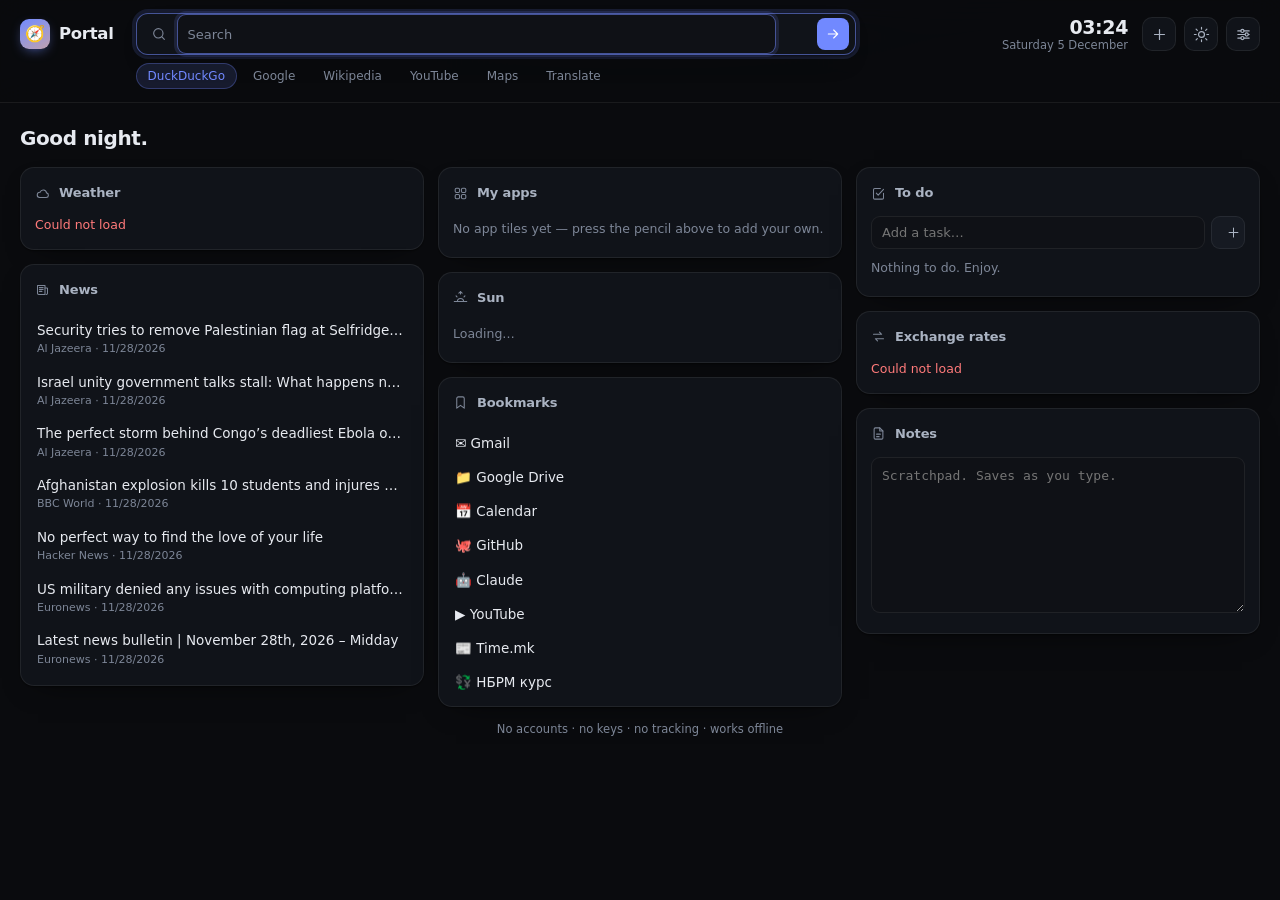
<file: index.html>
<!DOCTYPE html>
<html lang="en" data-theme="dark">
<head>
<meta charset="utf-8">
<meta name="viewport" content="width=device-width, initial-scale=1">
<title>Portal</title>
<meta name="description" content="A personal start page. No accounts, no keys, no cost.">
<link rel="stylesheet" href="styles.css">
<link rel="icon" href="data:image/svg+xml,<svg xmlns='http://www.w3.org/2000/svg' viewBox='0 0 100 100'><text y='.9em' font-size='90'>🧭</text></svg>">
</head>
<body>

<header class="topbar">
  <div class="brand">
    <span class="brand-mark">🧭</span>
    <span class="brand-name">Portal</span>
  </div>

  <form class="searchbox" id="searchForm" autocomplete="off">
    <div class="searchrow">
      <span class="s-ico" id="searchIcon"></span>
      <input type="text" id="q" placeholder="Search" aria-label="Search">
      <kbd class="kbd">/</kbd>
      <button type="submit" id="goBtn" aria-label="Search"></button>
    </div>
    <div class="engines" id="engines"></div>
  </form>

  <div class="topright">
    <div class="clock">
      <div class="clock-time" id="clockTime">--:--</div>
      <div class="clock-date" id="clockDate">&nbsp;</div>
    </div>
    <button class="icon-btn" id="addBtn" title="Add a card">+</button>
    <button class="icon-btn" id="themeBtn" title="Theme">◐</button>
    <button class="icon-btn" id="settingsBtn" title="Settings">⚙</button>
  </div>
</header>

<div class="greeting" id="greeting"></div>

<main class="grid" id="grid"></main>

<footer class="foot">
  <span id="footNote"></span>
</footer>

<!-- ── Settings ─────────────────────────────────────────── -->
<dialog id="settingsDlg" class="dlg">
  <form method="dialog" class="dlg-body">
    <h2 data-i18n="settings">Settings</h2>

    <section>
      <h3 data-i18n="appearance">Appearance</h3>
      <label class="row"><span data-i18n="theme">Theme</span>
        <select id="setTheme">
          <option value="dark">Dark</option>
          <option value="light">Light</option>
          <option value="auto">Auto</option>
        </select>
      </label>
      <label class="row"><span data-i18n="language">Language</span>
        <select id="setLang">
          <option value="en">English</option>
          <option value="mk">Македонски</option>
        </select>
      </label>
      <label class="row"><span data-i18n="density">Density</span>
        <select id="setDensity">
          <option value="compact">Compact</option>
          <option value="cozy">Cozy</option>
        </select>
      </label>
    </section>

    <section>
      <h3 data-i18n="location">Location</h3>
      <div class="row">
        <input type="text" id="citySearch" placeholder="City name…">
        <button type="button" class="btn" id="citySearchBtn" data-i18n="find">Find</button>
        <button type="button" class="btn" id="geoBtn" title="Use my location"></button>
      </div>
      <div id="cityResults" class="city-results"></div>
      <div class="hint" id="currentLoc"></div>
    </section>

    <section>
      <h3 data-i18n="currency">Currency</h3>
      <label class="row"><span data-i18n="base">Base</span>
        <input type="text" id="setBase" maxlength="3" style="width:5rem">
      </label>
      <label class="row"><span data-i18n="show">Show</span>
        <input type="text" id="setSymbols" placeholder="USD,GBP,CHF">
      </label>
      <p class="hint" data-i18n="ratesHint"></p>
    </section>

    <section>
      <h3 data-i18n="mail">Mail</h3>
      <label class="row"><span data-i18n="mailIdLabel">Google client ID</span>
        <input type="text" id="setGmailId" placeholder="…apps.googleusercontent.com" spellcheck="false">
      </label>
      <label class="row"><span data-i18n="mailPollLabel">Check every (min)</span>
        <input type="number" id="setMailPoll" min="1" max="60" style="width:6rem">
      </label>
      <label class="row"><span data-i18n="mailNotifyLabel">Desktop notification</span>
        <input type="checkbox" id="setMailNotify">
      </label>
      <div class="row wrap">
        <span class="hint" id="mailState"></span>
        <button type="button" class="btn danger" id="mailOff" hidden data-i18n="mailDisconnect">Disconnect</button>
      </div>
      <p class="hint" data-i18n="mailIdHint"></p>
    </section>

    <section>
      <h3 data-i18n="widgets">Widgets</h3>
      <div id="widgetToggles" class="toggles"></div>
      <p class="hint" data-i18n="dragHint"></p>
    </section>

    <section>
      <h3 data-i18n="feeds">News feeds</h3>
      <p class="hint" data-i18n="feedsHint"></p>
    </section>

    <section>
      <h3 data-i18n="data">Your data</h3>
      <div class="row wrap">
        <button type="button" class="btn" id="exportBtn" data-i18n="export">Export</button>
        <button type="button" class="btn" id="importBtn" data-i18n="import">Import</button>
        <button type="button" class="btn danger" id="resetBtn" data-i18n="reset">Reset</button>
        <input type="file" id="importFile" accept="application/json" hidden>
      </div>
      <p class="hint" data-i18n="dataHint"></p>
    </section>

    <div class="dlg-actions">
      <button value="save" class="btn primary" data-i18n="save">Save</button>
    </div>
  </form>
</dialog>

<!-- ── Link list editor (bookmarks / apps) ──────────────── -->
<dialog id="listDlg" class="dlg">
  <form method="dialog" class="dlg-body">
    <h2 id="listDlgTitle">Edit</h2>
    <p class="hint" data-i18n="listHint"></p>
    <textarea id="listText" rows="14" spellcheck="false"></textarea>
    <div class="dlg-actions">
      <button value="cancel" class="btn" data-i18n="cancel">Cancel</button>
      <button value="save" class="btn primary" data-i18n="save">Save</button>
    </div>
  </form>
</dialog>

<!-- ── Add a card ───────────────────────────────────────── -->
<dialog id="addDlg" class="dlg">
  <form method="dialog" class="dlg-body">
    <h2 data-i18n="addCard">Add a card</h2>

    <section>
      <h3 data-i18n="chooseType">What kind of card?</h3>
      <div id="typeGrid" class="type-grid"></div>
    </section>

    <section>
      <h3 data-i18n="restore">Bring back a hidden card</h3>
      <div id="hiddenList" class="row wrap"></div>
    </section>

    <div class="dlg-actions">
      <button value="close" class="btn" data-i18n="cancel">Cancel</button>
    </div>
  </form>
</dialog>

<!-- ── Edit a card you made ─────────────────────────────── -->
<dialog id="cardDlg" class="dlg">
  <form method="dialog" class="dlg-body">
    <h2 id="cardDlgTitle">Card</h2>
    <div id="cardFields"></div>
    <div class="dlg-actions">
      <button value="delete" class="btn danger" data-i18n="delete">Delete</button>
      <span style="flex:1"></span>
      <button value="cancel" class="btn" data-i18n="cancel">Cancel</button>
      <button value="save" class="btn primary" data-i18n="save">Save</button>
    </div>
  </form>
</dialog>

<datalist id="tzList"></datalist>

<script src="app.js"></script>
</body>
</html>
</file>
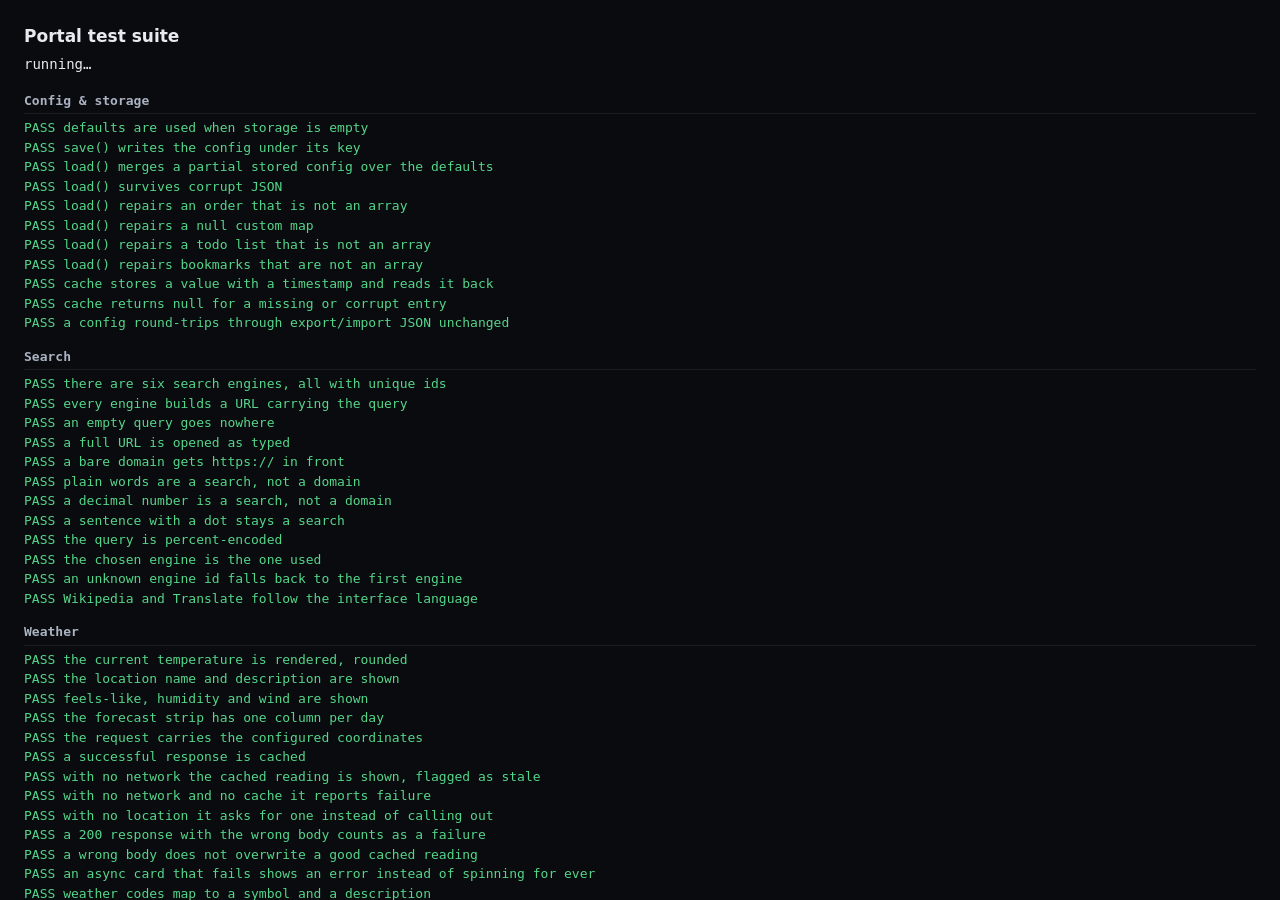
<file: tests.html>
<!DOCTYPE html>
<html lang="en" data-theme="dark">
<head>
<meta charset="utf-8">
<meta name="viewport" content="width=device-width, initial-scale=1">
<title>Portal — tests</title>
<link rel="stylesheet" href="styles.css">
<style>
  #report { position: fixed; inset: 0; overflow: auto; z-index: 999;
            background: var(--bg); padding: 24px; font: 13px/1.5 ui-monospace, Consolas, monospace; }
  #report h1 { font-size: 17px; margin: 0 0 4px; font-family: system-ui; }
  #sum { margin-bottom: 16px; font-size: 14px; }
  .g { margin: 14px 0 4px; color: var(--txt-2); font-weight: 700; border-bottom: 1px solid var(--line); padding-bottom: 3px; }
  .p { color: var(--ok); }
  .f { color: var(--danger); }
  .f .why { color: var(--txt-dim); padding-left: 22px; display: block; }
  #stage { opacity: 0; pointer-events: none; position: absolute; width: 1200px; }
</style>
</head>
<body>
<div id="report"><h1>Portal test suite</h1><div id="sum">running…</div><div id="out"></div></div>
<div id="stage"></div>

<script>
/* Boot the real page inside #stage, then load the real app.js against it,
   then run tests.js. Nothing is mocked except the network. */
(async () => {
  const html = await (await fetch('index.html', { cache: 'no-store' })).text();
  const body = html.slice(html.indexOf('<body>') + 6, html.lastIndexOf('</body>'))
                   .replace(/<script[\s\S]*?<\/script>/g, '');
  document.getElementById('stage').innerHTML = body;

  // stub the network before app.js boots so no test hits the internet
  window.__net = { calls: [], handler: null };
  window.fetch = (url, opts) => {
    window.__net.calls.push(String(url));
    if (window.__net.handler) return window.__net.handler(String(url), opts);
    return Promise.reject(new Error('offline (test stub)'));
  };

  const load = src => new Promise((res, rej) => {
    const s = document.createElement('script');
    s.src = src; s.onload = res; s.onerror = rej;
    document.body.append(s);
  });

  localStorage.removeItem('portal.config.v2');
  await load('app.js');
  await load('tests.js');
})();
</script>
</body>
</html>
</file>
<file: styles.css>
/* Portal — personal start page.
   No frameworks, no CDN, no network fonts. Works from file://           */

:root {
  /* dark is the default */
  --bg:         #0a0b0e;
  --bg-soft:    #0f1116;
  --card:       #101319;
  --card-2:     #161a22;
  --line:       rgba(255,255,255,.07);
  --line-2:     rgba(255,255,255,.15);
  --txt:        #e7eaf0;
  --txt-2:      #aab3c2;
  --txt-dim:    #7d8697;
  --accent:     #7189ff;
  --accent-2:   #ffb26b;
  --accent-ink: #ffffff;
  --accent-soft: rgba(113,137,255,.14);
  --danger:     #ff7a7a;
  --ok:         #55d68b;
  --shadow:     0 1px 2px rgba(0,0,0,.5), 0 10px 30px -18px rgba(0,0,0,.9);
  --shadow-h:   0 1px 2px rgba(0,0,0,.5), 0 16px 40px -20px rgba(0,0,0,1);
  --glow:       .55;

  --radius:     14px;
  --radius-sm:  9px;
  --gap:        14px;
  --fs:         14px;
  --pad:        640px;   /* content max-width helper, overwritten below */
}

[data-theme="light"] {
  --bg:         #f4f5f8;
  --bg-soft:    #eceef3;
  --card:       #ffffff;
  --card-2:     #f5f6f9;
  --line:       rgba(16,24,40,.09);
  --line-2:     rgba(16,24,40,.18);
  --txt:        #101828;
  --txt-2:      #475467;
  --txt-dim:    #737f92;
  --accent:     #3d5afe;
  --accent-2:   #b45309;
  --accent-ink: #ffffff;
  --accent-soft: rgba(61,90,254,.10);
  --danger:     #d92d20;
  --ok:         #17803d;
  --shadow:     0 1px 2px rgba(16,24,40,.05), 0 10px 28px -18px rgba(16,24,40,.35);
  --shadow-h:   0 1px 2px rgba(16,24,40,.06), 0 18px 40px -20px rgba(16,24,40,.45);
  --glow:       .30;
}

* { box-sizing: border-box; }

html { -webkit-text-size-adjust: 100%; }

body {
  margin: 0;
  min-height: 100vh;
  background: var(--bg);
  color: var(--txt);
  font: var(--fs)/1.5 "Segoe UI Variable Text", "Segoe UI", ui-sans-serif,
        system-ui, Roboto, "Helvetica Neue", sans-serif;
  font-feature-settings: "cv05", "ss01";
  -webkit-font-smoothing: antialiased;
  text-rendering: optimizeLegibility;
}

/* one soft light source behind the header — the only decoration on the page */
body::before {
  content: "";
  position: fixed;
  inset: -20vh 0 auto 0;
  height: 70vh;
  background:
    radial-gradient(60% 60% at 50% 0%, var(--accent) 0%, transparent 70%);
  opacity: calc(var(--glow) * .18);
  filter: blur(30px);
  pointer-events: none;
  z-index: 0;
}

body[data-density="cozy"] { --gap: 18px; --fs: 15px; }

/* every full-width strip shares one centred measure */
.topbar, .greeting, .grid, .foot {
  padding-inline: max(20px, calc((100% - 1560px) / 2));
}

a { color: var(--accent); text-decoration: none; }
a:hover { text-decoration: underline; text-underline-offset: 2px; }

svg.ic { display: block; flex: none; }

::selection { background: var(--accent-soft); }

:focus-visible { outline: 2px solid var(--accent); outline-offset: 2px; border-radius: 4px; }

* { scrollbar-width: thin; scrollbar-color: var(--line-2) transparent; }
::-webkit-scrollbar { width: 10px; height: 10px; }
::-webkit-scrollbar-thumb { background: var(--line-2); border-radius: 99px; border: 3px solid transparent; background-clip: content-box; }
::-webkit-scrollbar-thumb:hover { background: var(--txt-dim); background-clip: content-box; }

/* ── Top bar ──────────────────────────────────────────── */

.topbar {
  position: sticky;
  top: 0;
  z-index: 30;
  display: flex;
  align-items: flex-start;
  gap: 22px;
  padding-block: 13px;
  background: color-mix(in srgb, var(--bg) 78%, transparent);
  backdrop-filter: blur(16px) saturate(1.4);
  -webkit-backdrop-filter: blur(16px) saturate(1.4);
  border-bottom: 1px solid var(--line);
  flex-wrap: wrap;
}

.brand {
  display: flex;
  align-items: center;
  gap: 9px;
  padding-top: 6px;
  font-weight: 650;
  letter-spacing: -.02em;
}
.brand-mark {
  display: grid;
  place-items: center;
  width: 30px; height: 30px;
  border-radius: 9px;
  background: linear-gradient(150deg, var(--accent), color-mix(in srgb, var(--accent) 45%, var(--accent-2)));
  font-size: 16px;
  box-shadow: 0 4px 14px -6px var(--accent);
}
.brand-name { font-size: 16.5px; }

/* search ------------------------------------------------ */

.searchbox { flex: 1 1 340px; min-width: 260px; max-width: 720px; }

.searchrow {
  display: flex;
  align-items: center;
  gap: 10px;
  height: 42px;
  padding: 0 6px 0 14px;
  border: 1px solid var(--line);
  border-radius: 12px;
  background: var(--card);
  box-shadow: var(--shadow);
  transition: border-color .15s, box-shadow .15s;
}
.searchbox:focus-within .searchrow {
  border-color: color-mix(in srgb, var(--accent) 55%, transparent);
  box-shadow: var(--shadow), 0 0 0 4px var(--accent-soft);
}
.s-ico { display: grid; place-items: center; color: var(--txt-dim); }
.searchrow input {
  flex: 1;
  min-width: 0;
  height: 100%;
  border: 0;
  background: none;
  color: var(--txt);
  font-size: 14.5px;
  font-family: inherit;
}
.searchrow input::placeholder { color: var(--txt-dim); }
.searchrow input:focus { outline: none; }

.kbd {
  font: 600 11px/1 ui-monospace, Consolas, monospace;
  color: var(--txt-dim);
  border: 1px solid var(--line);
  border-bottom-width: 2px;
  border-radius: 5px;
  padding: 4px 6px;
}
.searchbox:focus-within .kbd { opacity: 0; }

.searchrow button {
  display: grid;
  place-items: center;
  width: 32px; height: 32px;
  border: 0;
  border-radius: 8px;
  background: var(--accent);
  color: var(--accent-ink);
  cursor: pointer;
  transition: filter .15s;
}
.searchrow button:hover { filter: brightness(1.12); }

/* engine pills unfold when the search bar is live */
.engines {
  display: flex;
  gap: 4px;
  flex-wrap: wrap;
  overflow: hidden;
  max-height: 0;
  opacity: 0;
  transition: max-height .22s ease, opacity .18s ease, margin .22s ease;
}
.searchbox:focus-within .engines { max-height: 60px; opacity: 1; margin-top: 8px; }
.engines button {
  border: 1px solid transparent;
  border-radius: 99px;
  background: none;
  color: var(--txt-dim);
  font: inherit;
  font-size: 12px;
  padding: 3px 11px;
  cursor: pointer;
  transition: color .12s, background .12s, border-color .12s;
}
.engines button:hover { color: var(--txt); background: var(--card-2); }
.engines button.on {
  color: var(--accent);
  background: var(--accent-soft);
  border-color: color-mix(in srgb, var(--accent) 30%, transparent);
}

/* right cluster ----------------------------------------- */

.topright { display: flex; align-items: center; gap: 8px; margin-left: auto; padding-top: 3px; }

.clock { text-align: right; line-height: 1.2; margin-right: 6px; }
.clock-time {
  font-size: 19px; font-weight: 650;
  font-variant-numeric: tabular-nums;
  letter-spacing: -.02em;
}
.clock-date { font-size: 11.5px; color: var(--txt-dim); }

.icon-btn {
  display: grid;
  place-items: center;
  width: 34px; height: 34px;
  border: 1px solid var(--line);
  border-radius: 10px;
  background: var(--card);
  color: var(--txt-2);
  cursor: pointer;
  transition: color .14s, border-color .14s, background .14s;
}
.icon-btn:hover { color: var(--accent); border-color: var(--line-2); background: var(--card-2); }

/* narrow: brand and controls share the top line, search gets its own */
@media (max-width: 700px) {
  .topbar { gap: 10px; align-items: center; }
  .brand { order: 1; padding-top: 0; }
  .topright { order: 2; padding-top: 0; }
  .searchbox { order: 3; flex: 1 0 100%; max-width: none; }
  .kbd { display: none; }
}

.greeting {
  position: relative; z-index: 1;
  padding-top: 20px;
  font-size: 20px;
  font-weight: 600;
  letter-spacing: -.02em;
  color: var(--txt);
}

/* ── Grid ─────────────────────────────────────────────── */

.grid {
  position: relative;
  z-index: 1;
  columns: 3;
  column-gap: var(--gap);
  padding-top: var(--gap);
  padding-bottom: 8px;
}
@media (max-width: 1080px) { .grid { columns: 2; } }
@media (max-width: 700px)  { .grid { columns: 1; } }

.card {
  background: var(--card);
  border: 1px solid var(--line);
  border-radius: var(--radius);
  box-shadow: var(--shadow);
  overflow: hidden;
  margin: 0 0 var(--gap);
  break-inside: avoid;
  -webkit-column-break-inside: avoid;
  transition: border-color .16s, box-shadow .16s;
}
.card:hover { border-color: var(--line-2); box-shadow: var(--shadow-h); }
.card.dragover { border-color: var(--accent); box-shadow: 0 0 0 3px var(--accent-soft); }
.card.dragging { opacity: .4; }

.card-head {
  display: flex;
  align-items: center;
  gap: 9px;
  padding: 12px 12px 10px 14px;
  cursor: grab;
  user-select: none;
}
.card-head:active { cursor: grabbing; }
.card-icon { color: var(--txt-dim); }
.card-head h2 {
  flex: 1;
  margin: 0;
  font-size: 13px;
  font-weight: 600;
  letter-spacing: -.01em;
  color: var(--txt-2);
}
.card-head .tool {
  display: grid;
  place-items: center;
  width: 26px; height: 26px;
  border: 0;
  border-radius: 7px;
  background: none;
  color: var(--txt-dim);
  cursor: pointer;
  opacity: 0;
  transition: opacity .14s, color .14s, background .14s;
}
.card:hover .card-head .tool,
.card-head .tool:focus-visible { opacity: 1; }
/* no hover on a touch screen — the controls must stay reachable */
@media (hover: none) { .card-head .tool { opacity: .6; } }
.card-head .tool:hover { color: var(--txt); background: var(--card-2); }
.card-head .tool.close:hover { color: var(--danger); background: color-mix(in srgb, var(--danger) 12%, transparent); }

.card-body { padding: 0 14px 14px; }
.card-body.tight { padding: 0 0 6px; }
.card-body.scroll { max-height: 372px; overflow-y: auto; overscroll-behavior: contain; }

/* ── Generic bits ─────────────────────────────────────── */

ul.list { list-style: none; margin: 0; padding: 0 6px; }
ul.list a {
  display: block;
  padding: 7px 10px;
  border-radius: var(--radius-sm);
  color: var(--txt);
  font-size: 13.5px;
  overflow: hidden; text-overflow: ellipsis; white-space: nowrap;
  transition: background .12s, color .12s;
}
ul.list a:hover { background: var(--card-2); color: var(--accent); text-decoration: none; }
ul.list .meta { display: block; color: var(--txt-dim); font-size: 11px; margin-top: 1px; }

.tiles { display: grid; grid-template-columns: repeat(auto-fill, minmax(86px, 1fr)); gap: 6px; }
.tile {
  display: flex; flex-direction: column; align-items: center; gap: 6px;
  padding: 11px 4px 9px;
  border: 1px solid transparent;
  border-radius: var(--radius-sm);
  background: var(--card-2);
  color: var(--txt-2);
  font-size: 11px;
  text-align: center;
  transition: border-color .14s, color .14s, transform .14s;
}
.tile:hover { border-color: var(--line-2); color: var(--txt); text-decoration: none; transform: translateY(-1px); }
.tile .ico { font-size: 19px; line-height: 1; }
.tile .lbl { overflow: hidden; text-overflow: ellipsis; white-space: nowrap; max-width: 100%; }

.empty { color: var(--txt-dim); font-size: 12.5px; padding: 4px 0; }
.card-body.tight .empty { padding: 4px 14px 8px; }
.hint  { color: var(--txt-dim); font-size: 11.5px; margin: 6px 0 0; line-height: 1.45; }
.card-body.tight .hint { padding-inline: 14px; }
.err   { color: var(--danger); font-size: 12.5px; }

/* ── Weather ──────────────────────────────────────────── */

.wx-now { display: flex; align-items: center; gap: 14px; }
.wx-icon { font-size: 42px; line-height: 1; }
.wx-temp {
  font-size: 38px; font-weight: 650; line-height: 1;
  letter-spacing: -.04em;
  font-variant-numeric: tabular-nums;
}
.wx-desc { font-size: 13px; color: var(--txt-2); margin-top: 3px; }
.wx-meta {
  display: flex; gap: 14px; flex-wrap: wrap;
  font-size: 11.5px; color: var(--txt-dim);
  margin-top: 12px; padding-top: 10px;
  border-top: 1px solid var(--line);
}
.wx-days { display: flex; gap: 5px; margin-top: 12px; }
.wx-day {
  flex: 1; text-align: center; font-size: 11px;
  padding: 8px 2px;
  border-radius: var(--radius-sm);
  background: var(--card-2);
}
.wx-day .d  { color: var(--txt-dim); text-transform: capitalize; }
.wx-day .i  { font-size: 16px; margin: 2px 0; }
.wx-day .t  { font-variant-numeric: tabular-nums; font-weight: 600; }
.wx-day .t small { color: var(--txt-dim); font-weight: 400; }

/* ── Sun ──────────────────────────────────────────────── */

.sun-row { display: flex; justify-content: space-between; align-items: center; padding: 5px 0; font-size: 13px; color: var(--txt-2); }
.sun-row span:last-child { font-variant-numeric: tabular-nums; font-weight: 600; color: var(--txt); }
.sun-bar { position: relative; height: 5px; border-radius: 99px; background: var(--card-2); margin: 8px 0 6px; overflow: hidden; }
.sun-bar i { display: block; height: 100%; border-radius: 99px; background: linear-gradient(90deg, var(--accent-2), var(--accent)); }

/* ── Rates ────────────────────────────────────────────── */

table.rates { width: 100%; border-collapse: collapse; font-size: 13px; }
table.rates td { padding: 7px 0; border-bottom: 1px solid var(--line); color: var(--txt-2); }
table.rates tr:last-child td { border-bottom: none; }
table.rates td:last-child { text-align: right; font-variant-numeric: tabular-nums; font-weight: 600; color: var(--txt); }
.tag {
  font-size: 9.5px; font-weight: 600; text-transform: uppercase; letter-spacing: .04em;
  color: var(--txt-dim);
  border: 1px solid var(--line); border-radius: 5px;
  padding: 1px 5px; margin-left: 6px;
}

/* ── Inputs ───────────────────────────────────────────── */

textarea, input[type=text], input[type=number], input[type=date], select {
  font-family: inherit;
  font-size: 13px;
  color: var(--txt);
  background: var(--bg-soft);
  border: 1px solid var(--line);
  border-radius: var(--radius-sm);
  padding: 8px 10px;
  transition: border-color .14s, box-shadow .14s;
}
textarea:focus, input:focus, select:focus {
  outline: none;
  border-color: color-mix(in srgb, var(--accent) 55%, transparent);
  box-shadow: 0 0 0 3px var(--accent-soft);
}
textarea {
  width: 100%;
  font: 13px/1.6 ui-monospace, Consolas, "Cascadia Mono", monospace;
  resize: vertical;
}
.notes-area { min-height: 156px; }

/* ── Todo ─────────────────────────────────────────────── */

.todo-add { display: flex; gap: 6px; margin-bottom: 6px; }
.todo-add input { flex: 1; }
.todo-add button {
  display: grid; place-items: center;
  width: 34px;
  border: 1px solid var(--line);
  border-radius: var(--radius-sm);
  background: var(--card-2);
  color: var(--txt-2);
  cursor: pointer;
}
.todo-add button:hover { color: var(--accent); border-color: var(--line-2); }

.todo-item {
  display: flex; align-items: center; gap: 10px;
  padding: 6px 4px;
  font-size: 13.5px;
  border-radius: 7px;
}
.todo-item:hover { background: var(--card-2); }
.todo-item input { accent-color: var(--accent); width: 15px; height: 15px; }
.todo-item span { flex: 1; }
.todo-item.done span { text-decoration: line-through; color: var(--txt-dim); }
.todo-item .x {
  border: 0; background: none; color: var(--txt-dim);
  cursor: pointer; opacity: 0; display: grid; place-items: center;
  transition: opacity .14s, color .14s;
}
.todo-item:hover .x { opacity: 1; }
.todo-item .x:hover { color: var(--danger); }

/* ── Mail ─────────────────────────────────────────────── */

.mail-connect { padding: 4px 14px 10px; }

/* a text button that reads as a link, for the footer actions */
.linkish {
  border: 0;
  background: none;
  padding: 0;
  font: inherit;
  color: var(--accent);
  cursor: pointer;
}
.linkish:hover { text-decoration: underline; text-underline-offset: 2px; }
.mail-who { padding: 4px 14px 6px; }

.mail-setup { padding: 4px 14px 12px; }
.mail-lead { font-size: 13px; color: var(--txt-2); margin: 0 0 8px; line-height: 1.5; }
.mail-steps { margin: 0 0 10px; padding-left: 18px; font-size: 12.5px; color: var(--txt-2); }
.mail-steps li { margin-bottom: 4px; line-height: 1.45; }
.mail-setup code {
  font: 11.5px ui-monospace, Consolas, monospace;
  background: var(--bg-soft); border: 1px solid var(--line);
  border-radius: 5px; padding: 1px 5px;
}

.linkish {
  border: 0; background: none; padding: 0;
  color: var(--accent); font: inherit; font-size: inherit;
  cursor: pointer;
}
.linkish:hover { text-decoration: underline; }

ul.mail-list { padding: 0 6px; }
.mail-item { border-radius: var(--radius-sm); }
.mail-item.open { background: var(--card-2); }

.mail-row {
  display: flex;
  align-items: flex-start;
  gap: 9px;
  width: 100%;
  padding: 8px 10px;
  border: 0;
  border-radius: var(--radius-sm);
  background: none;
  color: inherit;
  font: inherit;
  text-align: left;
  cursor: pointer;
}
.mail-row:hover { background: var(--card-2); }
.mail-dot {
  flex: none;
  width: 7px; height: 7px;
  margin-top: 6px;
  border-radius: 99px;
  background: var(--accent);
}
.mail-item.open .mail-dot { background: var(--txt-dim); }
.mail-txt { flex: 1; min-width: 0; display: block; }
.mail-from  { display: block; font-size: 12.5px; font-weight: 600; color: var(--txt);
              overflow: hidden; text-overflow: ellipsis; white-space: nowrap; }
.mail-subj  { display: block; font-size: 13px; color: var(--txt-2);
              overflow: hidden; text-overflow: ellipsis; white-space: nowrap; }
.mail-snip  { display: block; font-size: 11.5px; color: var(--txt-dim);
              overflow: hidden; text-overflow: ellipsis; white-space: nowrap; }
.mail-when  { flex: none; font-size: 11px; color: var(--txt-dim); padding-top: 2px;
              font-variant-numeric: tabular-nums; }

.mail-body {
  white-space: pre-wrap;
  word-break: break-word;
  font: 12.5px/1.6 ui-monospace, Consolas, monospace;
  color: var(--txt-2);
  background: var(--bg-soft);
  border: 1px solid var(--line);
  border-radius: var(--radius-sm);
  margin: 0 10px 8px;
  padding: 10px;
  max-height: 300px;
  overflow: auto;
}
.mail-foot { padding: 0 12px 10px; font-size: 11.5px; }

/* ── Cards you add yourself ───────────────────────────── */

.usernote { white-space: pre-wrap; font-size: 13.5px; color: var(--txt-2); }

iframe.embed { width: 100%; border: 0; display: block; background: var(--bg-soft); }
.embed-foot { padding: 8px 14px 2px; font-size: 11.5px; }

.cd { text-align: center; padding: 8px 0 2px; }
.cd-num {
  font-size: 52px; font-weight: 700; line-height: 1;
  letter-spacing: -.05em;
  font-variant-numeric: tabular-nums;
  background: linear-gradient(180deg, var(--txt), var(--accent));
  -webkit-background-clip: text; background-clip: text;
  color: transparent;
}
.cd.past .cd-num { background: none; color: var(--txt-dim); -webkit-text-fill-color: currentColor; }
.cd-lbl { font-size: 11px; color: var(--txt-dim); text-transform: uppercase; letter-spacing: .06em; margin-top: 7px; }
.cd-note { text-align: center; font-size: 13.5px; margin-top: 10px; color: var(--txt-2); }
.cd-date { text-align: center; font-size: 11.5px; color: var(--txt-dim); margin-top: 4px; }

.wclock {
  text-align: center;
  font-size: 40px; font-weight: 650; line-height: 1.05;
  letter-spacing: -.04em;
  font-variant-numeric: tabular-nums;
}
.wclock-sub { text-align: center; font-size: 11.5px; color: var(--txt-dim); margin-top: 2px; }

/* ── Dialogs ──────────────────────────────────────────── */

.dlg {
  border: 1px solid var(--line-2);
  border-radius: 18px;
  background: var(--card);
  color: var(--txt);
  padding: 0;
  max-width: 580px;
  width: min(92vw, 580px);
  box-shadow: 0 30px 80px -30px rgba(0,0,0,.8);
}
.dlg::backdrop { background: rgba(6,8,12,.6); backdrop-filter: blur(3px); }
.dlg-body { padding: 22px 24px 20px; max-height: 84vh; overflow: auto; }
.dlg h2 { margin: 0 0 16px; font-size: 18px; font-weight: 650; letter-spacing: -.02em; }
.dlg section { border-top: 1px solid var(--line); padding: 16px 0; }
.dlg section:first-of-type { border-top: none; padding-top: 0; }
.dlg h3 {
  margin: 0 0 10px;
  font-size: 11px; font-weight: 600;
  text-transform: uppercase; letter-spacing: .07em;
  color: var(--txt-dim);
}

.row { display: flex; align-items: center; gap: 10px; margin-bottom: 8px; }
.row.wrap { flex-wrap: wrap; }
.row > span:first-child { min-width: 96px; font-size: 13px; color: var(--txt-2); }
.row input[type=text], .row input[type=number], .row input[type=date], .row select { flex: 1; min-width: 0; }

.btn {
  padding: 8px 14px;
  border: 1px solid var(--line);
  border-radius: var(--radius-sm);
  background: var(--card-2);
  color: var(--txt);
  font: inherit;
  font-size: 13px;
  font-weight: 500;
  cursor: pointer;
  transition: border-color .14s, background .14s, color .14s;
}
.btn:hover { border-color: var(--line-2); }
.btn.primary {
  background: var(--accent);
  border-color: var(--accent);
  color: var(--accent-ink);
}
.btn.primary:hover { filter: brightness(1.1); }
.btn.danger { color: var(--danger); }
.btn.danger:hover { border-color: var(--danger); background: color-mix(in srgb, var(--danger) 10%, transparent); }

.dlg-actions { display: flex; align-items: center; justify-content: flex-end; gap: 8px; padding-top: 18px; }

.toggles { display: grid; grid-template-columns: repeat(auto-fill, minmax(150px, 1fr)); gap: 6px; }
.toggles label { display: flex; align-items: center; gap: 8px; font-size: 13px; color: var(--txt-2); cursor: pointer; }
.toggles input { accent-color: var(--accent); width: 15px; height: 15px; }

.city-results { max-height: 170px; overflow: auto; margin-top: 6px; }
.city-results button {
  display: block; width: 100%; text-align: left;
  border: 0; border-radius: 7px;
  background: none; color: var(--txt-2);
  padding: 7px 8px; font: inherit; font-size: 13px; cursor: pointer;
}
.city-results button:hover { background: var(--card-2); color: var(--txt); }

/* type picker */
.type-grid { display: grid; grid-template-columns: repeat(auto-fill, minmax(158px, 1fr)); gap: 8px; }
.type-btn {
  display: grid;
  grid-template-columns: 30px 1fr;
  grid-template-rows: auto auto;
  gap: 0 10px;
  text-align: left;
  padding: 11px 12px;
  border: 1px solid var(--line);
  border-radius: 11px;
  background: var(--card-2);
  color: var(--txt);
  font: inherit;
  cursor: pointer;
  transition: border-color .14s, transform .14s;
}
.type-btn:hover { border-color: color-mix(in srgb, var(--accent) 50%, transparent); transform: translateY(-1px); }
.type-btn .ti {
  grid-row: 1 / span 2; align-self: center;
  display: grid; place-items: center;
  width: 30px; height: 30px;
  border-radius: 9px;
  background: var(--accent-soft);
  color: var(--accent);
}
.type-btn .tn { font-size: 13px; font-weight: 600; }
.type-btn .td { font-size: 11px; color: var(--txt-dim); line-height: 1.35; }

.fld-lbl { display: block; font-size: 13px; color: var(--txt-2); margin: 12px 0 6px; }

.foot {
  position: relative; z-index: 1;
  padding-block: 6px 28px;
  color: var(--txt-dim);
  font-size: 11.5px;
  text-align: center;
}

@media (prefers-reduced-motion: reduce) {
  * { transition: none !important; animation: none !important; }
}
</file>
